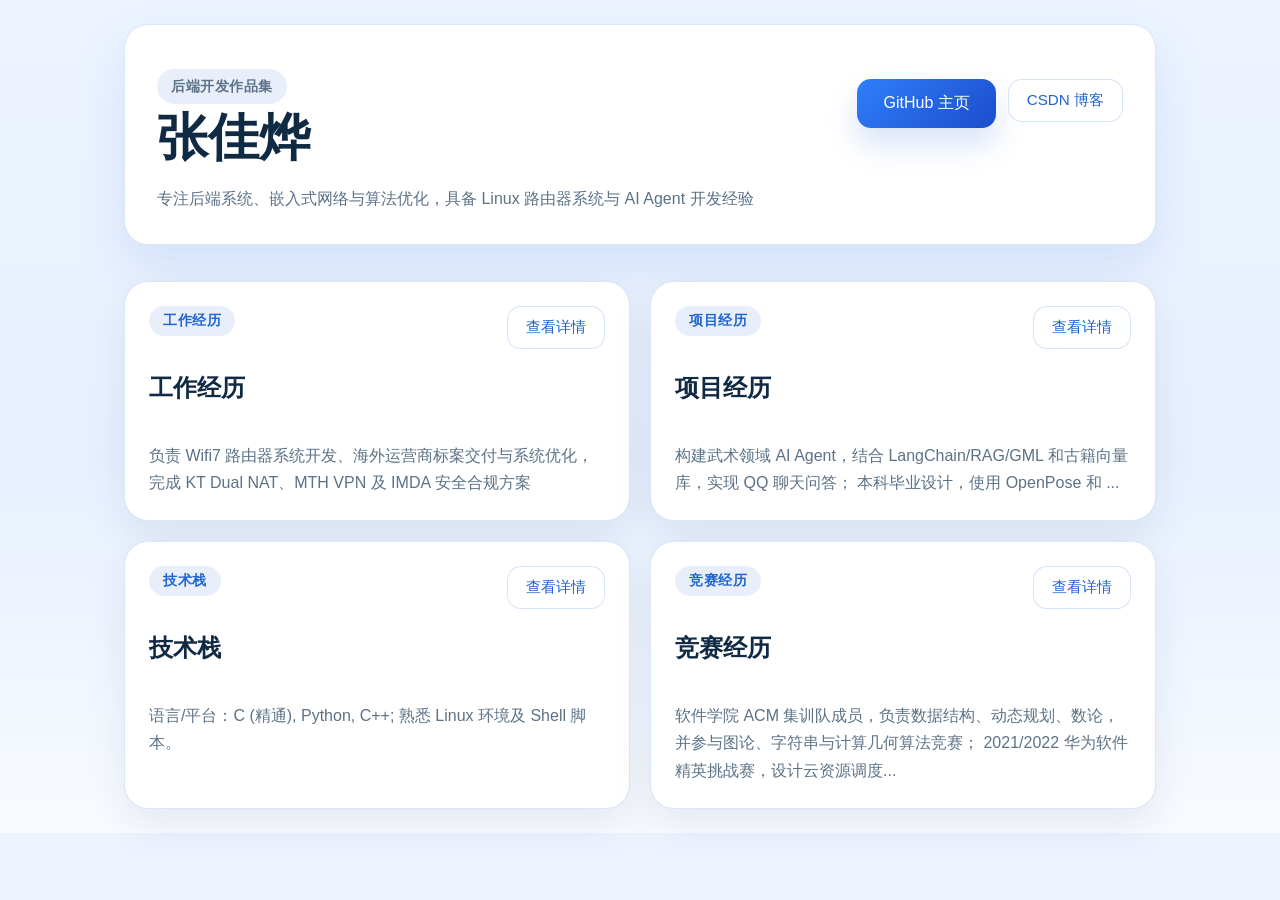
<file: index.html>
<!DOCTYPE html>
<html lang="zh-CN">
<head>
  <meta charset="UTF-8" />
  <meta name="viewport" content="width=device-width, initial-scale=1.0" />
  <title>后端开发程序员作品集</title>
  <link rel="stylesheet" href="styles.css" />
</head>
<body>
  <div class="page-shell">
    <header class="hero-card">
      <div class="hero-copy">
        <p class="eyebrow">后端开发作品集</p>
        <h1>张佳烨</h1>
        <p>专注后端系统、嵌入式网络与算法优化，具备 Linux 路由器系统与 AI Agent 开发经验</p>
      </div>
      <div class="hero-actions">
        <a class="primary-button" href="https://github.com/17Y9E81" target="_blank" rel="noopener noreferrer">GitHub 主页</a>
        <a class="secondary-button" href="https://blog.csdn.net/yeah17981" target="_blank" rel="noopener noreferrer">CSDN 博客</a>
      </div>
    </header>

    <main class="content-grid">
      <section class="panel card" data-key="workExperience">
        <div class="panel-header">
          <div>
            <p class="eyebrow">工作经历</p>
            <h2>工作经历</h2>
          </div>
          <button class="secondary-button toggle-detail" data-key="workExperience">查看详情</button>
        </div>
        <p class="panel-summary" id="summary-workExperience">点击查看详细内容</p>
        <div class="panel-detail hidden" id="detail-workExperience">
          <div class="project-item-list" id="workItems"></div>
        </div>
      </section>

      <section class="panel card" data-key="projectExperience">
        <div class="panel-header">
          <div>
            <p class="eyebrow">项目经历</p>
            <h2>项目经历</h2>
          </div>
          <button class="secondary-button toggle-detail" data-key="projectExperience">查看详情</button>
        </div>
        <p class="panel-summary" id="summary-projectExperience">点击查看详细内容</p>
        <div class="panel-detail hidden" id="detail-projectExperience">
          <div class="project-item-list" id="projectItems"></div>
        </div>
      </section>

      <section class="panel card" data-key="techStack">
        <div class="panel-header">
          <div>
            <p class="eyebrow">技术栈</p>
            <h2>技术栈</h2>
          </div>
          <button class="secondary-button toggle-detail" data-key="techStack">查看详情</button>
        </div>
        <p class="panel-summary" id="summary-techStack">点击查看详细内容</p>
        <div class="panel-detail hidden" id="detail-techStack">
          <div class="detail-content" id="content-techStack"></div>
        </div>
      </section>

      <section class="panel card" data-key="competitionExperience">
        <div class="panel-header">
          <div>
            <p class="eyebrow">竞赛经历</p>
            <h2>竞赛经历</h2>
          </div>
          <button class="secondary-button toggle-detail" data-key="competitionExperience">查看详情</button>
        </div>
        <p class="panel-summary" id="summary-competitionExperience">点击查看详细内容</p>
        <div class="panel-detail hidden" id="detail-competitionExperience">
          <div class="project-item-list" id="competitionItems"></div>
        </div>
      </section>
    </main>
  </div>

  <script src="script.js"></script>
</body>
</html>
</file>
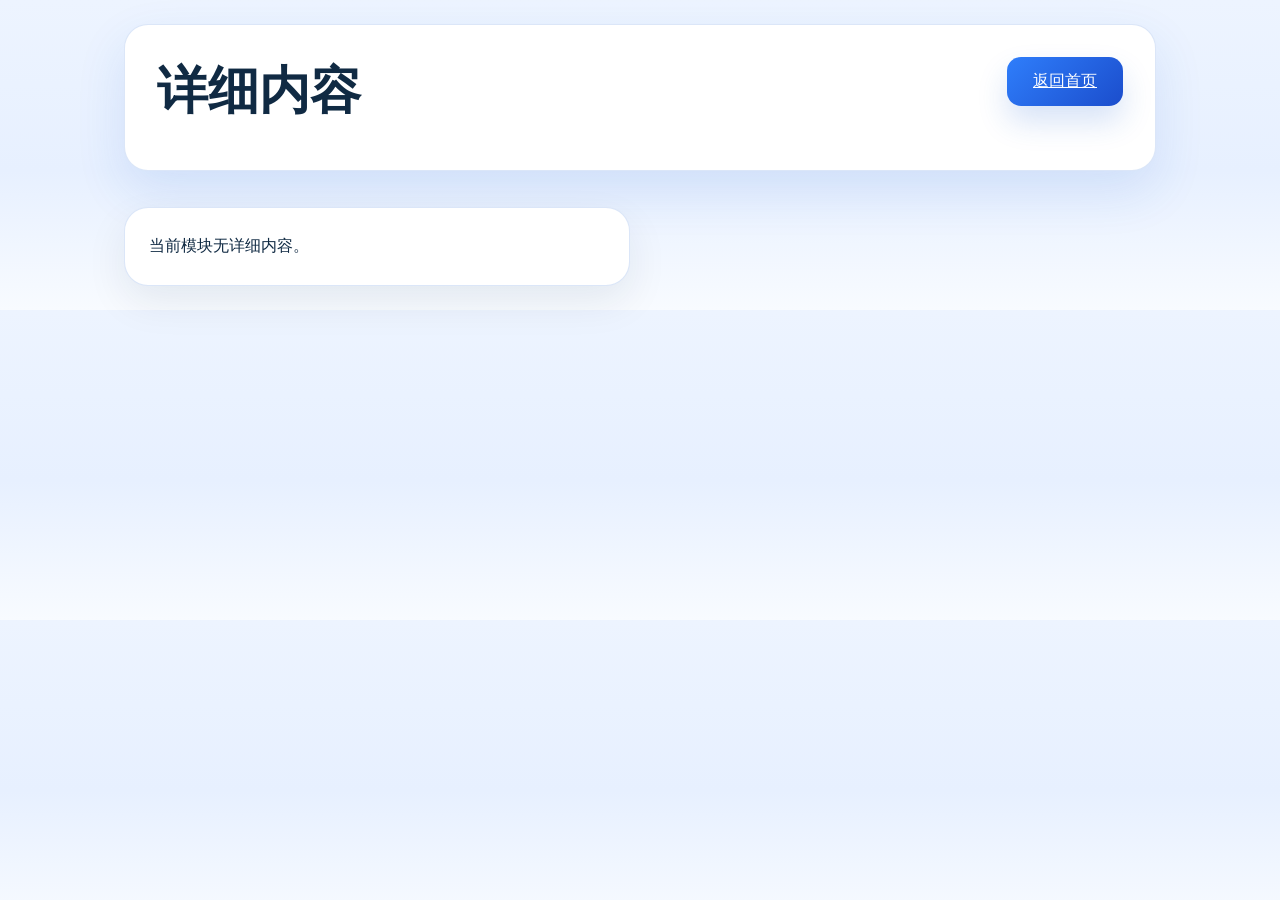
<file: detail.html>
<!DOCTYPE html>
<html lang="zh-CN">
<head>
  <meta charset="UTF-8" />
  <meta name="viewport" content="width=device-width, initial-scale=1.0" />
  <title>作品集详细内容</title>
  <link rel="stylesheet" href="styles.css" />
</head>
<body>
  <div class="page-shell">
    <header class="hero-card">
      <div>
        <h1 id="detailTitle">详细页面</h1>
        <p id="detailDuration" class="detail-duration"></p>
      </div>
      <a class="primary-button" href="index.html">返回首页</a>
    </header>

    <main class="content-grid detail-page-grid">
      <section class="panel">
        <div class="detail-content" id="detailContent"></div>
      </section>
    </main>
  </div>
  <script src="detail.js"></script>
</body>
</html>
</file>
<file: styles.css>
:root {
  color-scheme: light;
  --bg: #eef5ff;
  --surface: #ffffff;
  --surface-strong: #f6fbff;
  --text: #102a43;
  --muted: #5c7287;
  --primary: #2065d1;
  --primary-soft: #d7e5ff;
  --border: rgba(32, 101, 209, 0.16);
  --shadow: 0 20px 50px rgba(32, 101, 209, 0.12);
}

* {
  box-sizing: border-box;
}

body {
  margin: 0;
  font-family: "Segoe UI", Roboto, "PingFang SC", "Helvetica Neue", Arial, sans-serif;
  background: linear-gradient(180deg, #edf4ff 0%, #e7f0ff 55%, #f8fbff 100%);
  color: var(--text);
}

.page-shell {
  max-width: 1080px;
  margin: 0 auto;
  padding: 24px;
}

.hero-card {
  display: flex;
  flex-wrap: wrap;
  justify-content: space-between;
  align-items: flex-start;
  gap: 24px;
  padding: 32px;
  margin-bottom: 36px;
  background: var(--surface);
  border: 1px solid var(--border);
  border-radius: 24px;
  box-shadow: var(--shadow);
}

.hero-copy {
  flex: 1 1 60%;
  min-width: 240px;
}

.hero-actions {
  display: flex;
  flex-wrap: wrap;
  gap: 12px;
  align-items: flex-start;
  justify-content: flex-end;
  min-width: 180px;
}

.hero-actions a {
  display: inline-flex;
  align-items: center;
  justify-content: center;
}

.hero-card h1 {
  margin: 0;
  font-size: clamp(2rem, 4vw, 3.2rem);
}

.hero-card p {
  margin: 12px 0 0;
  line-height: 1.7;
  color: var(--muted);
}

.hero-actions {
  display: flex;
  flex-wrap: wrap;
  gap: 12px;
  margin-top: 22px;
}

.hero-actions a {
  text-decoration: none;
}

.eyebrow {
  margin: 0 0 16px;
  display: inline-block;
  padding: 6px 14px;
  border-radius: 999px;
  background: rgba(32, 101, 209, 0.1);
  color: var(--primary);
  font-weight: 600;
  letter-spacing: 0.04em;
  text-transform: uppercase;
  font-size: 0.85rem;
}

.primary-button {
  border: none;
  cursor: pointer;
  padding: 14px 26px;
  border-radius: 14px;
  background: linear-gradient(135deg, #2f7efb, #1b4dcc);
  color: #fff;
  font-size: 1rem;
  box-shadow: 0 16px 30px rgba(32, 101, 209, 0.18);
  transition: transform 0.2s ease, box-shadow 0.2s ease;
}

.primary-button:hover {
  transform: translateY(-2px);
  box-shadow: 0 20px 34px rgba(32, 101, 209, 0.24);
}

.content-grid {
  display: grid;
  grid-template-columns: repeat(2, minmax(0, 1fr));
  gap: 20px;
}

.panel {
  background: var(--surface);
  border: 1px solid var(--border);
  border-radius: 24px;
  padding: 24px;
  box-shadow: 0 16px 40px rgba(16, 42, 67, 0.08);
}

.panel-header {
  display: flex;
  justify-content: space-between;
  align-items: flex-start;
  gap: 16px;
}

.panel-summary {
  margin: 18px 0 0;
  color: var(--muted);
  min-height: 48px;
  white-space: pre-wrap;
  line-height: 1.7;
}

.panel-detail {
  margin-top: 20px;
  border-top: 1px solid var(--border);
  padding-top: 20px;
}

.detail-content {
  white-space: pre-wrap;
  color: var(--text);
  line-height: 1.8;
}

.detail-link {
  margin-top: 18px;
}

.detail-anchor {
  color: var(--primary);
  font-weight: 600;
  text-decoration: none;
}

.detail-anchor:hover {
  text-decoration: underline;
}

.project-item {
  padding: 18px 18px 16px;
  margin-top: 16px;
  border-radius: 20px;
  border: 1px solid rgba(32, 101, 209, 0.12);
  background: rgba(247, 251, 255, 0.92);
}

.project-item h3 {
  margin: 0 0 10px;
  font-size: 1.05rem;
}

.project-item p {
  margin: 0;
  color: var(--muted);
  line-height: 1.65;
}

.detail-actions {
  display: flex;
  justify-content: flex-end;
  margin-top: 18px;
}

.edit-area {
  margin-top: 18px;
}

.secondary-button {
  border: 1px solid rgba(32, 101, 209, 0.18);
  cursor: pointer;
  padding: 10px 18px;
  border-radius: 14px;
  background: #fff;
  color: var(--primary);
  font-size: 0.95rem;
  transition: transform 0.2s ease, background-color 0.2s ease, border-color 0.2s ease;
}

.secondary-button:hover {
  transform: translateY(-1px);
  background: rgba(32, 101, 209, 0.06);
  border-color: rgba(32, 101, 209, 0.3);
}

.hidden {
  display: none;
}

textarea {
  width: 100%;
  min-height: 190px;
  border: 1px solid rgba(32, 101, 209, 0.16);
  border-radius: 18px;
  padding: 16px;
  resize: vertical;
  font-size: 1rem;
  line-height: 1.7;
  background: var(--surface-strong);
  color: var(--text);
}

textarea:focus {
  outline: none;
  border-color: rgba(32, 101, 209, 0.35);
  box-shadow: 0 0 0 4px rgba(32, 101, 209, 0.08);
}

@media (max-width: 860px) {
  .content-grid {
    grid-template-columns: 1fr;
  }
}

@media (max-width: 560px) {
  .page-shell {
    padding: 16px;
  }
  .hero-card {
    padding: 24px;
  }
  .primary-button {
    width: 100%;
    text-align: center;
  }
}
</file>
